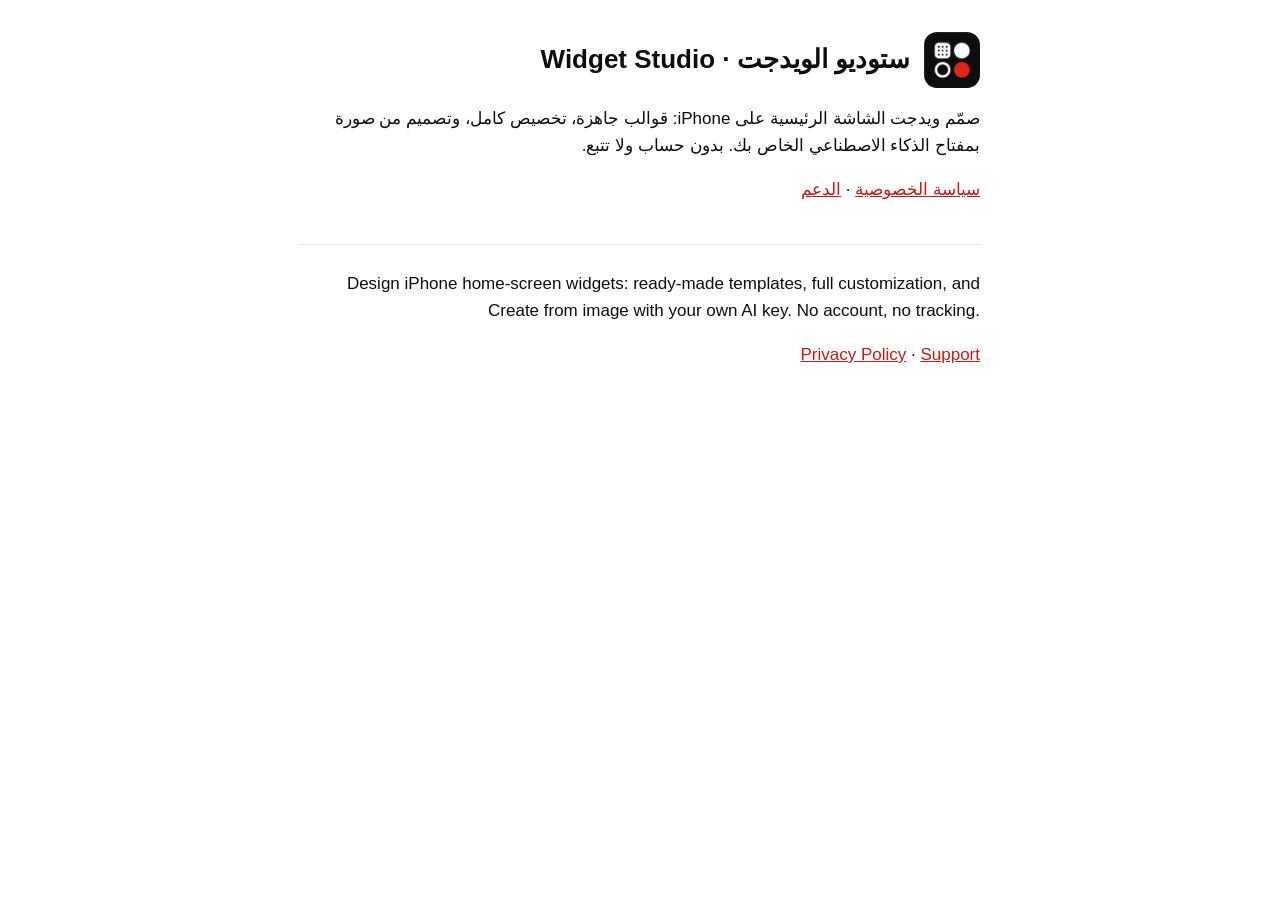
<file: site/index.html>
<!doctype html>
<html lang="ar" dir="rtl">
<head>
<meta charset="utf-8">
<meta name="viewport" content="width=device-width, initial-scale=1">
<title>ستوديو الويدجت · Widget Studio</title>
<link rel="stylesheet" href="style.css">
</head>
<body>
<main>
<header>
  <img src="icon.png" alt="">
  <h1>ستوديو الويدجت · Widget Studio</h1>
</header>
<section lang="ar" dir="rtl">
  <p>صمّم ويدجت الشاشة الرئيسية على iPhone: قوالب جاهزة، تخصيص كامل، وتصميم من صورة بمفتاح الذكاء الاصطناعي الخاص بك. بدون حساب ولا تتبع.</p>
  <p><a href="privacy.html#ar">سياسة الخصوصية</a> · <a href="support.html#ar">الدعم</a></p>
</section>
<section lang="en" dir="ltr">
  <p>Design iPhone home-screen widgets: ready-made templates, full customization, and Create from image with your own AI key. No account, no tracking.</p>
  <p><a href="privacy.html#en">Privacy Policy</a> · <a href="support.html#en">Support</a></p>
</section>
</main>
</body>
</html>
</file>
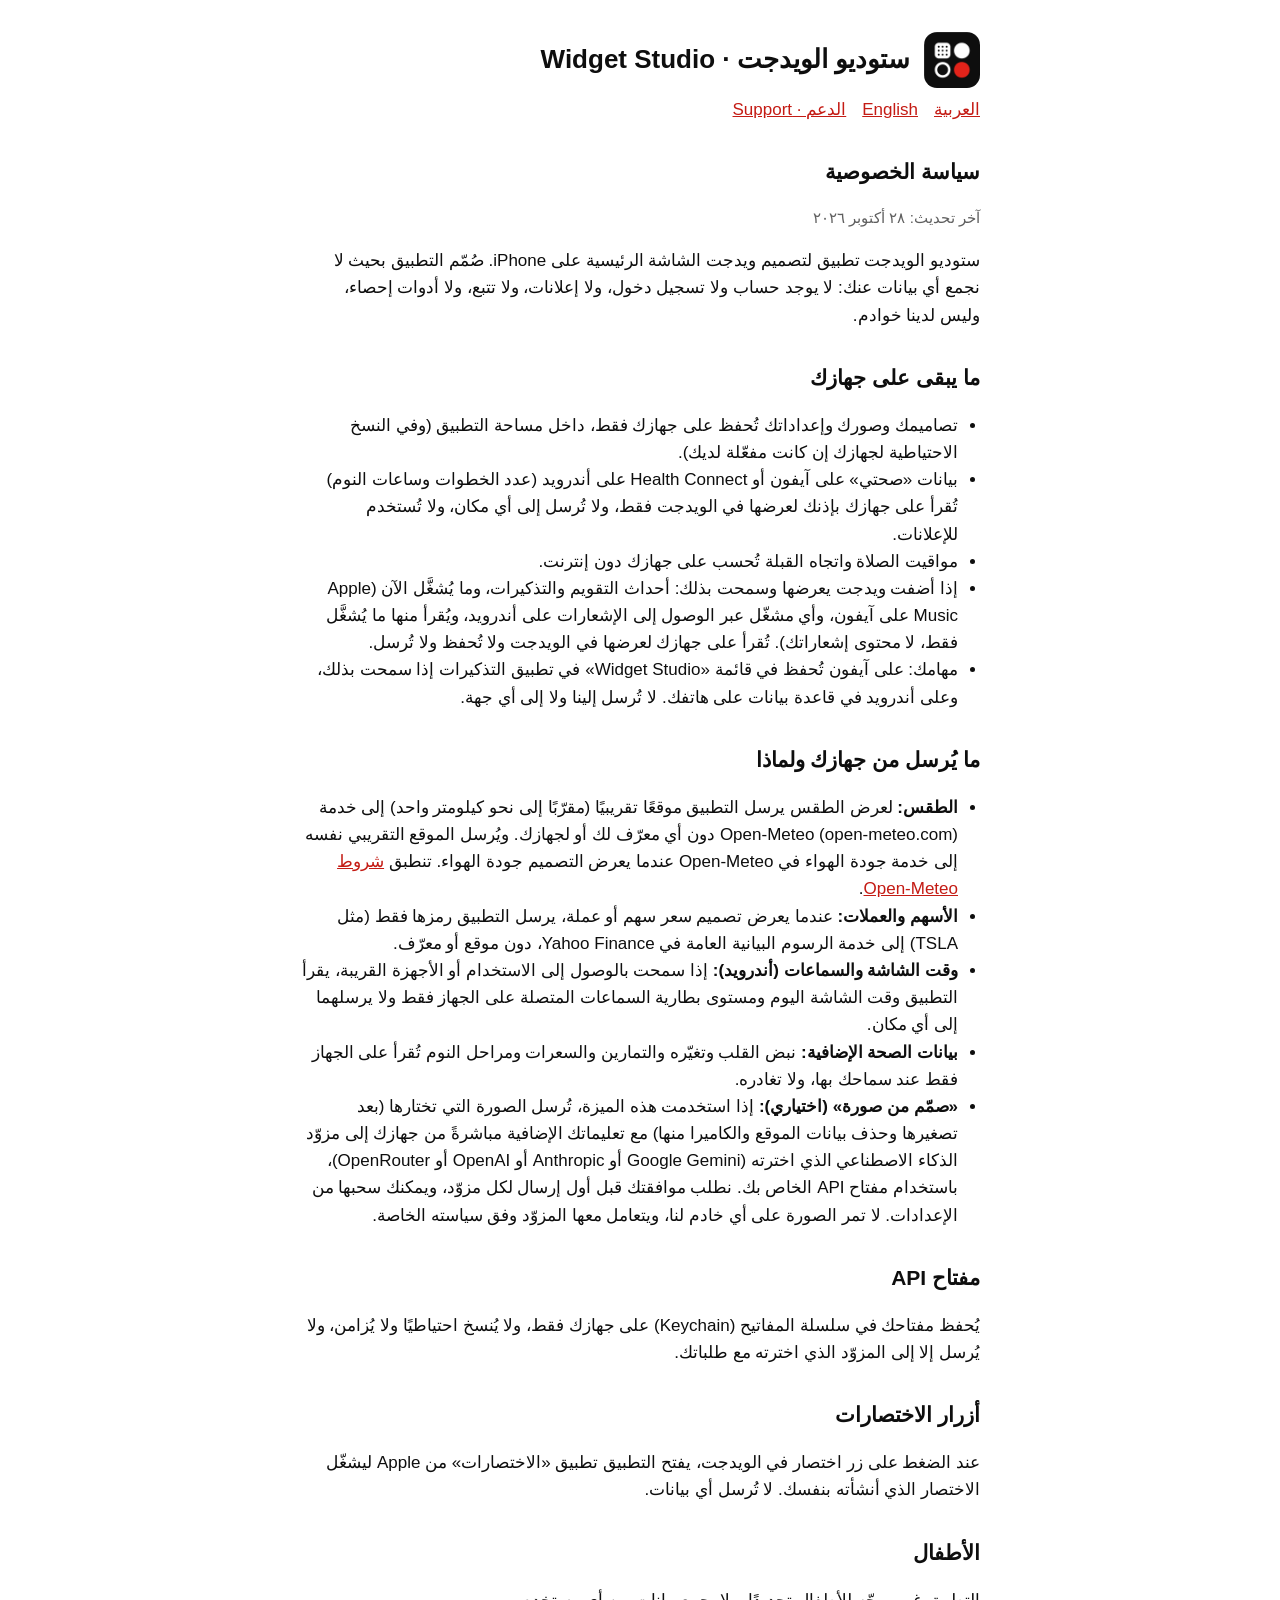
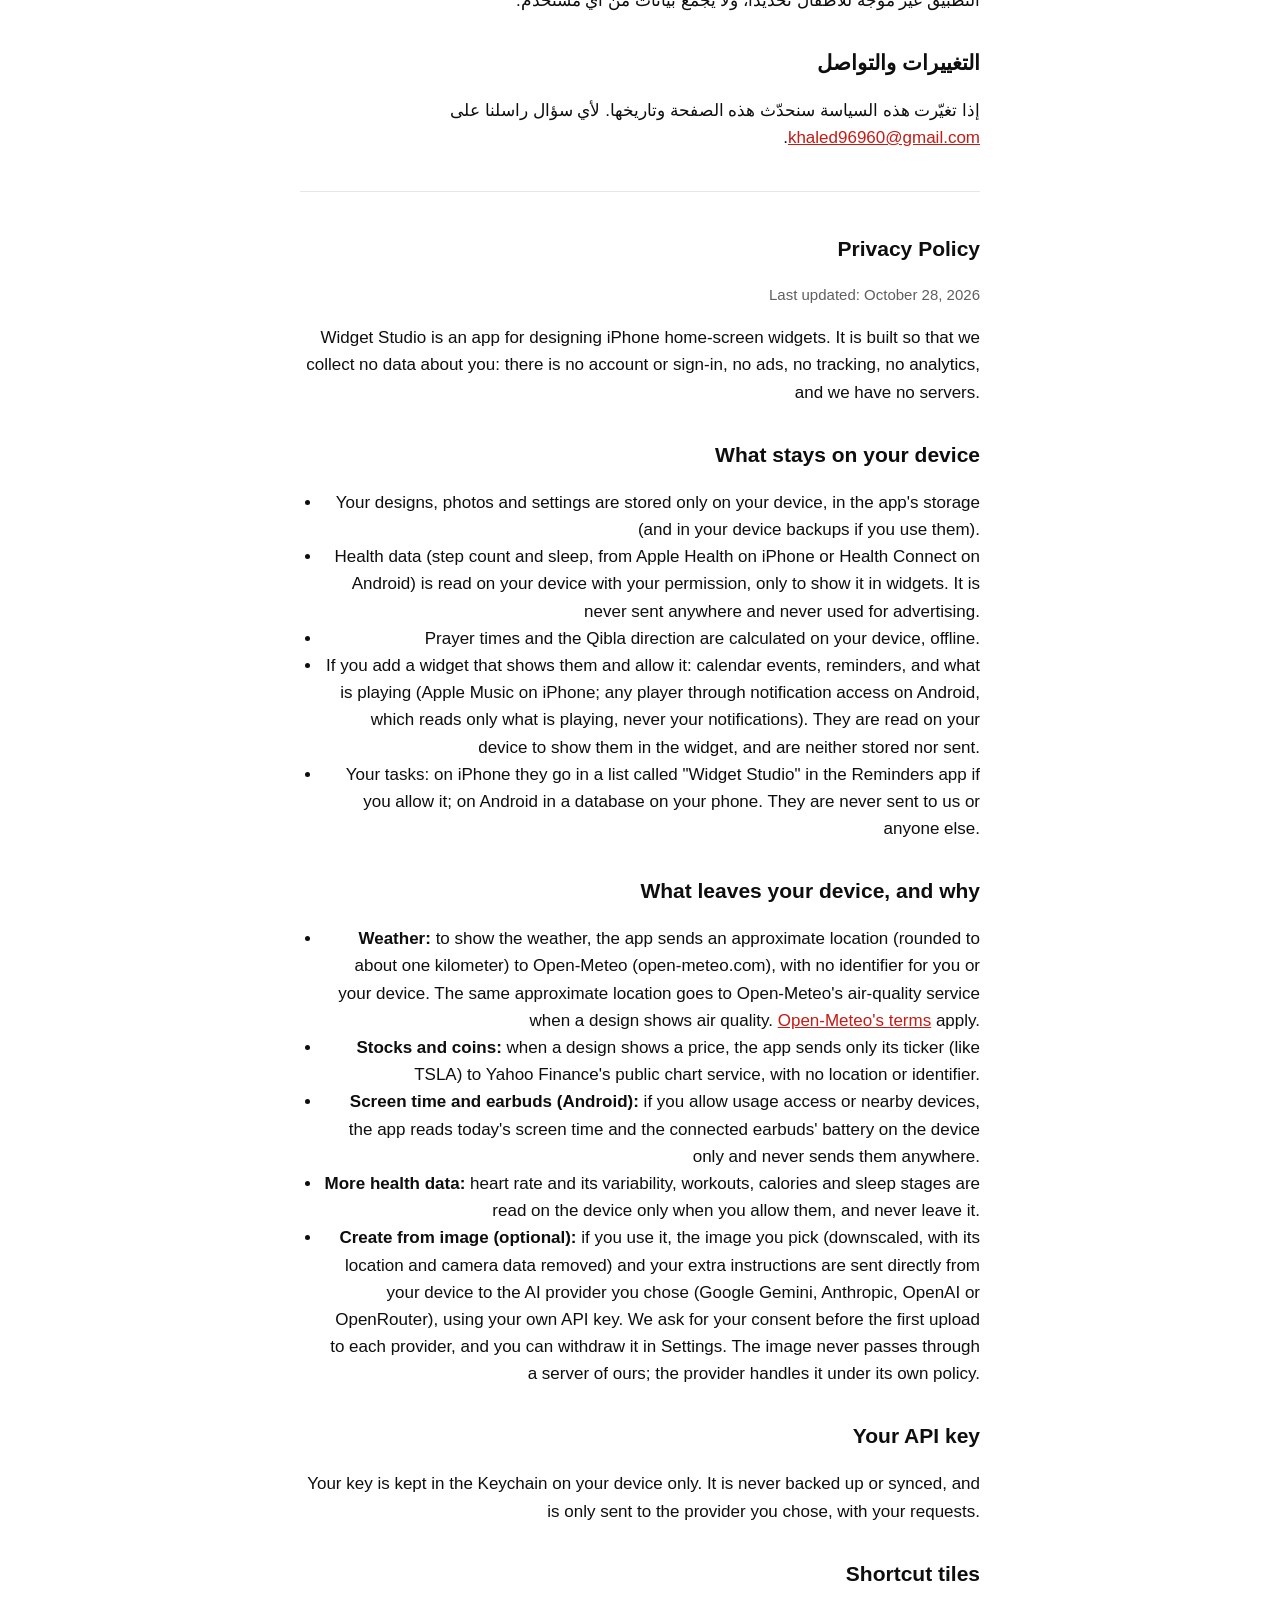
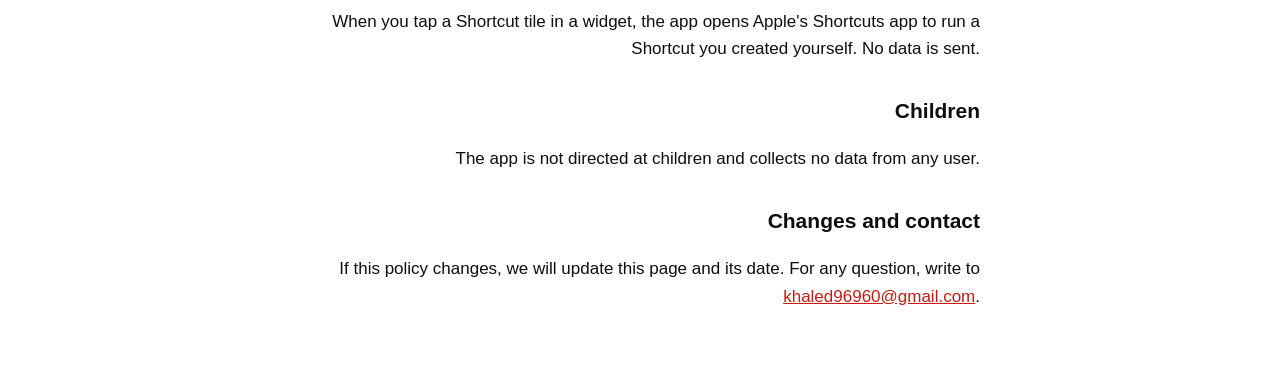
<file: site/privacy.html>
<!doctype html>
<html lang="ar" dir="rtl">
<head>
<meta charset="utf-8">
<meta name="viewport" content="width=device-width, initial-scale=1">
<title>سياسة الخصوصية · Privacy Policy — ستوديو الويدجت · Widget Studio</title>
<link rel="stylesheet" href="style.css">
</head>
<body>
<main>
<header>
  <img src="icon.png" alt="">
  <h1>ستوديو الويدجت · Widget Studio</h1>
</header>
<nav>
  <a href="#ar">العربية</a>
  <a href="#en">English</a>
  <a href="support.html">الدعم · Support</a>
</nav>

<section id="ar" lang="ar" dir="rtl">
  <h2>سياسة الخصوصية</h2>
  <p class="muted">آخر تحديث: ٢٨ أكتوبر ٢٠٢٦</p>
  <p>ستوديو الويدجت تطبيق لتصميم ويدجت الشاشة الرئيسية على iPhone. صُمّم التطبيق بحيث لا نجمع أي بيانات عنك: لا يوجد حساب ولا تسجيل دخول، ولا إعلانات، ولا تتبع، ولا أدوات إحصاء، وليس لدينا خوادم.</p>

  <h2>ما يبقى على جهازك</h2>
  <ul>
    <li>تصاميمك وصورك وإعداداتك تُحفظ على جهازك فقط، داخل مساحة التطبيق (وفي النسخ الاحتياطية لجهازك إن كانت مفعّلة لديك).</li>
    <li>بيانات «صحتي» على آيفون أو Health Connect على أندرويد (عدد الخطوات وساعات النوم) تُقرأ على جهازك بإذنك لعرضها في الويدجت فقط، ولا تُرسل إلى أي مكان، ولا تُستخدم للإعلانات.</li>
    <li>مواقيت الصلاة واتجاه القبلة تُحسب على جهازك دون إنترنت.</li>
    <li>إذا أضفت ويدجت يعرضها وسمحت بذلك: أحداث التقويم والتذكيرات، وما يُشغَّل الآن (Apple Music على آيفون، وأي مشغّل عبر الوصول إلى الإشعارات على أندرويد، ويُقرأ منها ما يُشغَّل فقط، لا محتوى إشعاراتك). تُقرأ على جهازك لعرضها في الويدجت ولا تُحفظ ولا تُرسل.</li>
    <li>مهامك: على آيفون تُحفظ في قائمة «Widget Studio» في تطبيق التذكيرات إذا سمحت بذلك، وعلى أندرويد في قاعدة بيانات على هاتفك. لا تُرسل إلينا ولا إلى أي جهة.</li>
  </ul>

  <h2>ما يُرسل من جهازك ولماذا</h2>
  <ul>
    <li><strong>الطقس:</strong> لعرض الطقس يرسل التطبيق موقعًا تقريبيًا (مقرّبًا إلى نحو كيلومتر واحد) إلى خدمة Open-Meteo (open-meteo.com) دون أي معرّف لك أو لجهازك. ويُرسل الموقع التقريبي نفسه إلى خدمة جودة الهواء في Open-Meteo عندما يعرض التصميم جودة الهواء. تنطبق <a href="https://open-meteo.com/en/terms">شروط Open-Meteo</a>.</li>
    <li><strong>الأسهم والعملات:</strong> عندما يعرض تصميم سعر سهم أو عملة، يرسل التطبيق رمزها فقط (مثل TSLA) إلى خدمة الرسوم البيانية العامة في Yahoo Finance، دون موقع أو معرّف.</li>
    <li><strong>وقت الشاشة والسماعات (أندرويد):</strong> إذا سمحت بالوصول إلى الاستخدام أو الأجهزة القريبة، يقرأ التطبيق وقت الشاشة اليوم ومستوى بطارية السماعات المتصلة على الجهاز فقط ولا يرسلهما إلى أي مكان.</li>
    <li><strong>بيانات الصحة الإضافية:</strong> نبض القلب وتغيّره والتمارين والسعرات ومراحل النوم تُقرأ على الجهاز فقط عند سماحك بها، ولا تغادره.</li>
    <li><strong>«صمّم من صورة» (اختياري):</strong> إذا استخدمت هذه الميزة، تُرسل الصورة التي تختارها (بعد تصغيرها وحذف بيانات الموقع والكاميرا منها) مع تعليماتك الإضافية مباشرةً من جهازك إلى مزوّد الذكاء الاصطناعي الذي اخترته (Google Gemini أو Anthropic أو OpenAI أو OpenRouter)، باستخدام مفتاح API الخاص بك. نطلب موافقتك قبل أول إرسال لكل مزوّد، ويمكنك سحبها من الإعدادات. لا تمر الصورة على أي خادم لنا، ويتعامل معها المزوّد وفق سياسته الخاصة.</li>
  </ul>

  <h2>مفتاح API</h2>
  <p>يُحفظ مفتاحك في سلسلة المفاتيح (Keychain) على جهازك فقط، ولا يُنسخ احتياطيًا ولا يُزامن، ولا يُرسل إلا إلى المزوّد الذي اخترته مع طلباتك.</p>

  <h2>أزرار الاختصارات</h2>
  <p>عند الضغط على زر اختصار في الويدجت، يفتح التطبيق تطبيق «الاختصارات» من Apple ليشغّل الاختصار الذي أنشأته بنفسك. لا تُرسل أي بيانات.</p>

  <h2>الأطفال</h2>
  <p>التطبيق غير موجّه للأطفال تحديدًا، ولا يجمع بيانات من أي مستخدم.</p>

  <h2>التغييرات والتواصل</h2>
  <p>إذا تغيّرت هذه السياسة سنحدّث هذه الصفحة وتاريخها. لأي سؤال راسلنا على <a href="mailto:khaled96960@gmail.com">khaled96960@gmail.com</a>.</p>
</section>

<section id="en" lang="en" dir="ltr">
  <h2>Privacy Policy</h2>
  <p class="muted">Last updated: October 28, 2026</p>
  <p>Widget Studio is an app for designing iPhone home-screen widgets. It is built so that we collect no data about you: there is no account or sign-in, no ads, no tracking, no analytics, and we have no servers.</p>

  <h2>What stays on your device</h2>
  <ul>
    <li>Your designs, photos and settings are stored only on your device, in the app's storage (and in your device backups if you use them).</li>
    <li>Health data (step count and sleep, from Apple Health on iPhone or Health Connect on Android) is read on your device with your permission, only to show it in widgets. It is never sent anywhere and never used for advertising.</li>
    <li>Prayer times and the Qibla direction are calculated on your device, offline.</li>
    <li>If you add a widget that shows them and allow it: calendar events, reminders, and what is playing (Apple Music on iPhone; any player through notification access on Android, which reads only what is playing, never your notifications). They are read on your device to show them in the widget, and are neither stored nor sent.</li>
    <li>Your tasks: on iPhone they go in a list called "Widget Studio" in the Reminders app if you allow it; on Android in a database on your phone. They are never sent to us or anyone else.</li>
  </ul>

  <h2>What leaves your device, and why</h2>
  <ul>
    <li><strong>Weather:</strong> to show the weather, the app sends an approximate location (rounded to about one kilometer) to Open-Meteo (open-meteo.com), with no identifier for you or your device. The same approximate location goes to Open-Meteo's air-quality service when a design shows air quality. <a href="https://open-meteo.com/en/terms">Open-Meteo's terms</a> apply.</li>
    <li><strong>Stocks and coins:</strong> when a design shows a price, the app sends only its ticker (like TSLA) to Yahoo Finance's public chart service, with no location or identifier.</li>
    <li><strong>Screen time and earbuds (Android):</strong> if you allow usage access or nearby devices, the app reads today's screen time and the connected earbuds' battery on the device only and never sends them anywhere.</li>
    <li><strong>More health data:</strong> heart rate and its variability, workouts, calories and sleep stages are read on the device only when you allow them, and never leave it.</li>
    <li><strong>Create from image (optional):</strong> if you use it, the image you pick (downscaled, with its location and camera data removed) and your extra instructions are sent directly from your device to the AI provider you chose (Google Gemini, Anthropic, OpenAI or OpenRouter), using your own API key. We ask for your consent before the first upload to each provider, and you can withdraw it in Settings. The image never passes through a server of ours; the provider handles it under its own policy.</li>
  </ul>

  <h2>Your API key</h2>
  <p>Your key is kept in the Keychain on your device only. It is never backed up or synced, and is only sent to the provider you chose, with your requests.</p>

  <h2>Shortcut tiles</h2>
  <p>When you tap a Shortcut tile in a widget, the app opens Apple's Shortcuts app to run a Shortcut you created yourself. No data is sent.</p>

  <h2>Children</h2>
  <p>The app is not directed at children and collects no data from any user.</p>

  <h2>Changes and contact</h2>
  <p>If this policy changes, we will update this page and its date. For any question, write to <a href="mailto:khaled96960@gmail.com">khaled96960@gmail.com</a>.</p>
</section>
</main>
</body>
</html>
</file>
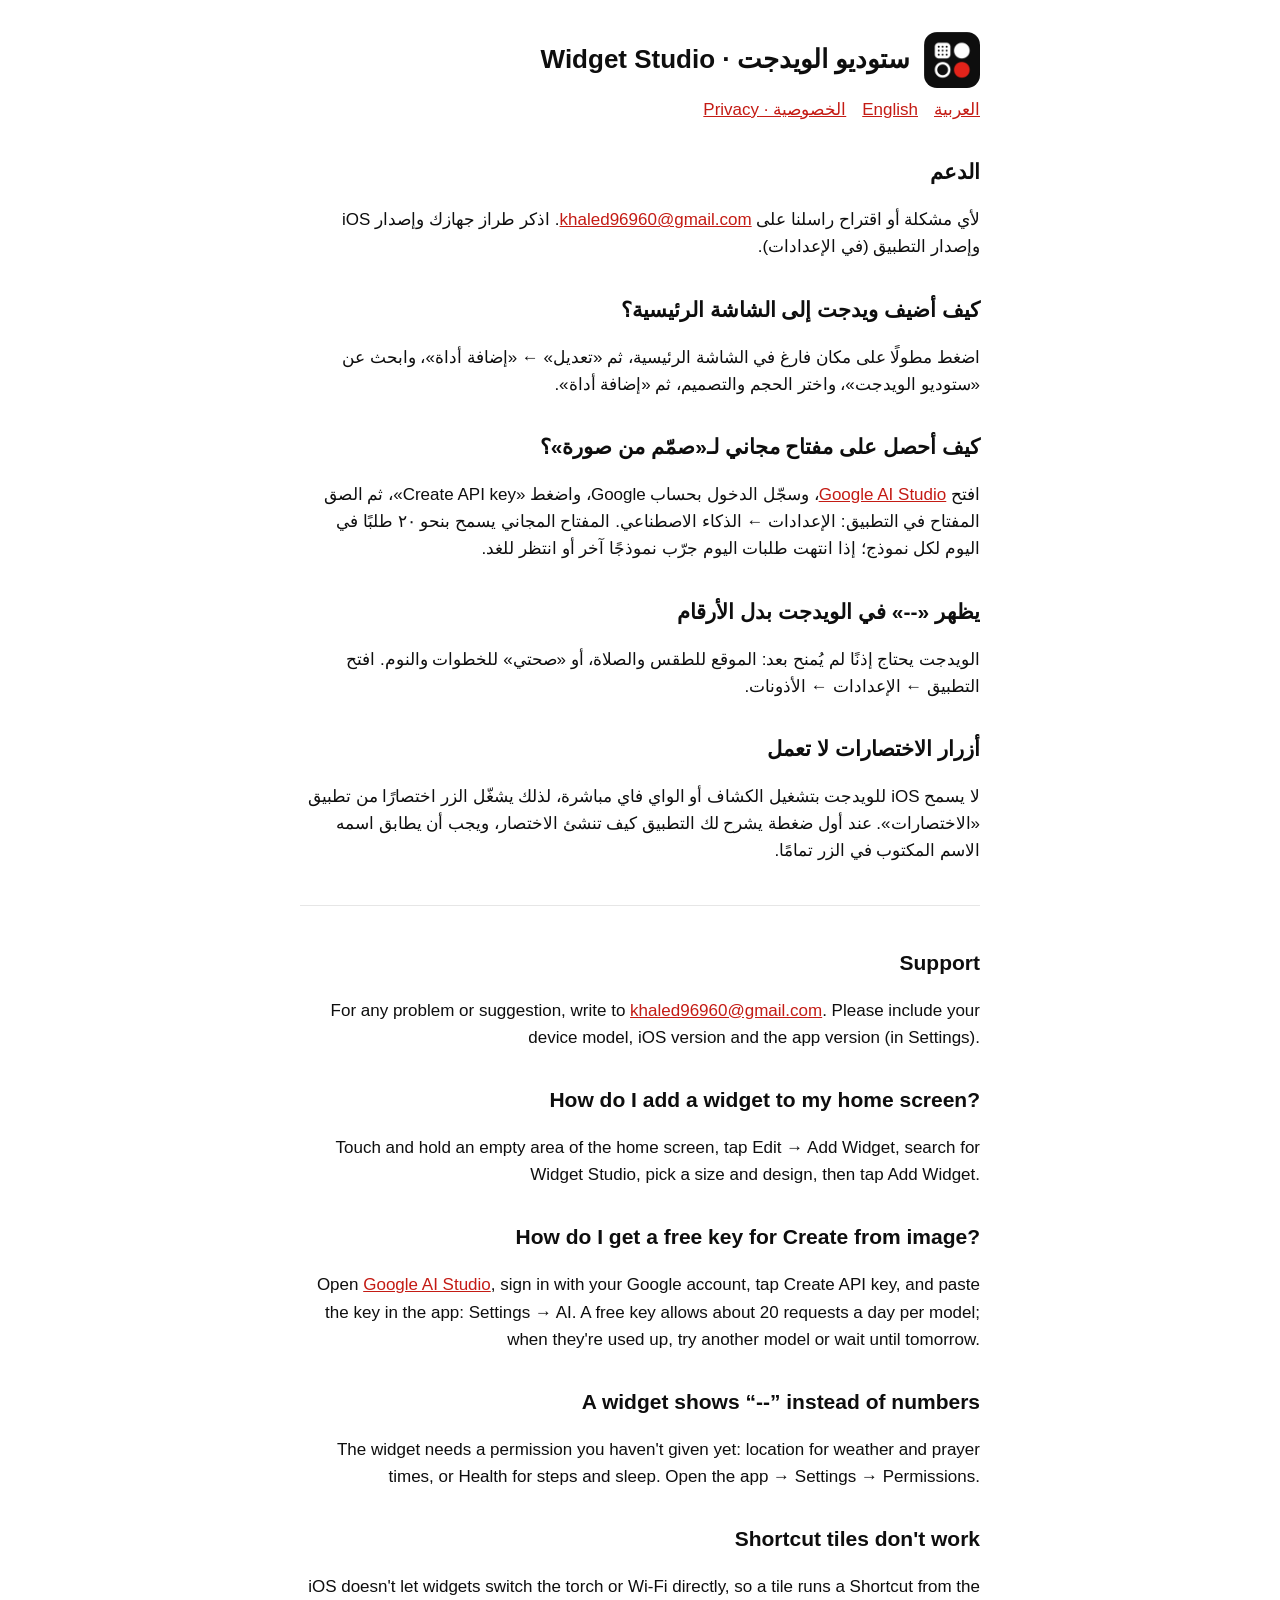
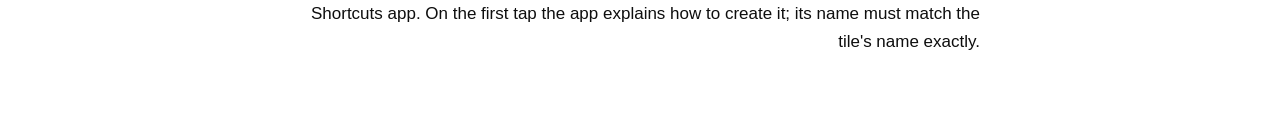
<file: site/support.html>
<!doctype html>
<html lang="ar" dir="rtl">
<head>
<meta charset="utf-8">
<meta name="viewport" content="width=device-width, initial-scale=1">
<title>الدعم · Support — ستوديو الويدجت · Widget Studio</title>
<link rel="stylesheet" href="style.css">
</head>
<body>
<main>
<header>
  <img src="icon.png" alt="">
  <h1>ستوديو الويدجت · Widget Studio</h1>
</header>
<nav>
  <a href="#ar">العربية</a>
  <a href="#en">English</a>
  <a href="privacy.html">الخصوصية · Privacy</a>
</nav>

<section id="ar" lang="ar" dir="rtl">
  <h2>الدعم</h2>
  <p>لأي مشكلة أو اقتراح راسلنا على <a href="mailto:khaled96960@gmail.com">khaled96960@gmail.com</a>. اذكر طراز جهازك وإصدار iOS وإصدار التطبيق (في الإعدادات).</p>

  <h2>كيف أضيف ويدجت إلى الشاشة الرئيسية؟</h2>
  <p>اضغط مطولًا على مكان فارغ في الشاشة الرئيسية، ثم «تعديل» ← «إضافة أداة»، وابحث عن «ستوديو الويدجت»، واختر الحجم والتصميم، ثم «إضافة أداة».</p>

  <h2>كيف أحصل على مفتاح مجاني لـ«صمّم من صورة»؟</h2>
  <p>افتح <a href="https://aistudio.google.com/apikey">Google AI Studio</a>، وسجّل الدخول بحساب Google، واضغط «Create API key»، ثم الصق المفتاح في التطبيق: الإعدادات ← الذكاء الاصطناعي. المفتاح المجاني يسمح بنحو ٢٠ طلبًا في اليوم لكل نموذج؛ إذا انتهت طلبات اليوم جرّب نموذجًا آخر أو انتظر للغد.</p>

  <h2>يظهر «--» في الويدجت بدل الأرقام</h2>
  <p>الويدجت يحتاج إذنًا لم يُمنح بعد: الموقع للطقس والصلاة، أو «صحتي» للخطوات والنوم. افتح التطبيق ← الإعدادات ← الأذونات.</p>

  <h2>أزرار الاختصارات لا تعمل</h2>
  <p>لا يسمح iOS للويدجت بتشغيل الكشاف أو الواي فاي مباشرة، لذلك يشغّل الزر اختصارًا من تطبيق «الاختصارات». عند أول ضغطة يشرح لك التطبيق كيف تنشئ الاختصار، ويجب أن يطابق اسمه الاسم المكتوب في الزر تمامًا.</p>
</section>

<section id="en" lang="en" dir="ltr">
  <h2>Support</h2>
  <p>For any problem or suggestion, write to <a href="mailto:khaled96960@gmail.com">khaled96960@gmail.com</a>. Please include your device model, iOS version and the app version (in Settings).</p>

  <h2>How do I add a widget to my home screen?</h2>
  <p>Touch and hold an empty area of the home screen, tap Edit → Add Widget, search for Widget Studio, pick a size and design, then tap Add Widget.</p>

  <h2>How do I get a free key for Create from image?</h2>
  <p>Open <a href="https://aistudio.google.com/apikey">Google AI Studio</a>, sign in with your Google account, tap Create API key, and paste the key in the app: Settings → AI. A free key allows about 20 requests a day per model; when they're used up, try another model or wait until tomorrow.</p>

  <h2>A widget shows “--” instead of numbers</h2>
  <p>The widget needs a permission you haven't given yet: location for weather and prayer times, or Health for steps and sleep. Open the app → Settings → Permissions.</p>

  <h2>Shortcut tiles don't work</h2>
  <p>iOS doesn't let widgets switch the torch or Wi-Fi directly, so a tile runs a Shortcut from the Shortcuts app. On the first tap the app explains how to create it; its name must match the tile's name exactly.</p>
</section>
</main>
</body>
</html>
</file>
<file: site/style.css>
:root {
  --bg: #ffffff;
  --fg: #0e0e0e;
  --muted: #5f5f5f;
  --line: #e6e6e6;
  --accent: #c41b14;
}
@media (prefers-color-scheme: dark) {
  :root { --bg: #0e0e0e; --fg: #f5f5f5; --muted: #a8a8a8; --line: #2a2a2a; --accent: #ff5a4f; }
}
* { box-sizing: border-box; }
body {
  margin: 0;
  background: var(--bg);
  color: var(--fg);
  font: 17px/1.6 -apple-system, BlinkMacSystemFont, "Segoe UI", "IBM Plex Sans Arabic", "Noto Sans Arabic", Tahoma, sans-serif;
}
main { max-width: 720px; margin: 0 auto; padding: 32px 20px 64px; }
header { display: flex; align-items: center; gap: 14px; margin-bottom: 8px; }
header img { width: 56px; height: 56px; border-radius: 13px; }
header h1 { margin: 0; font-size: 26px; }
nav { margin: 8px 0 28px; display: flex; gap: 16px; flex-wrap: wrap; }
a { color: var(--accent); }
h2 { font-size: 21px; margin-top: 32px; }
section + section { border-top: 1px solid var(--line); margin-top: 40px; padding-top: 8px; }
.muted { color: var(--muted); font-size: 15px; }
ul { padding-inline-start: 22px; }
[dir="rtl"] { text-align: right; }
</file>
